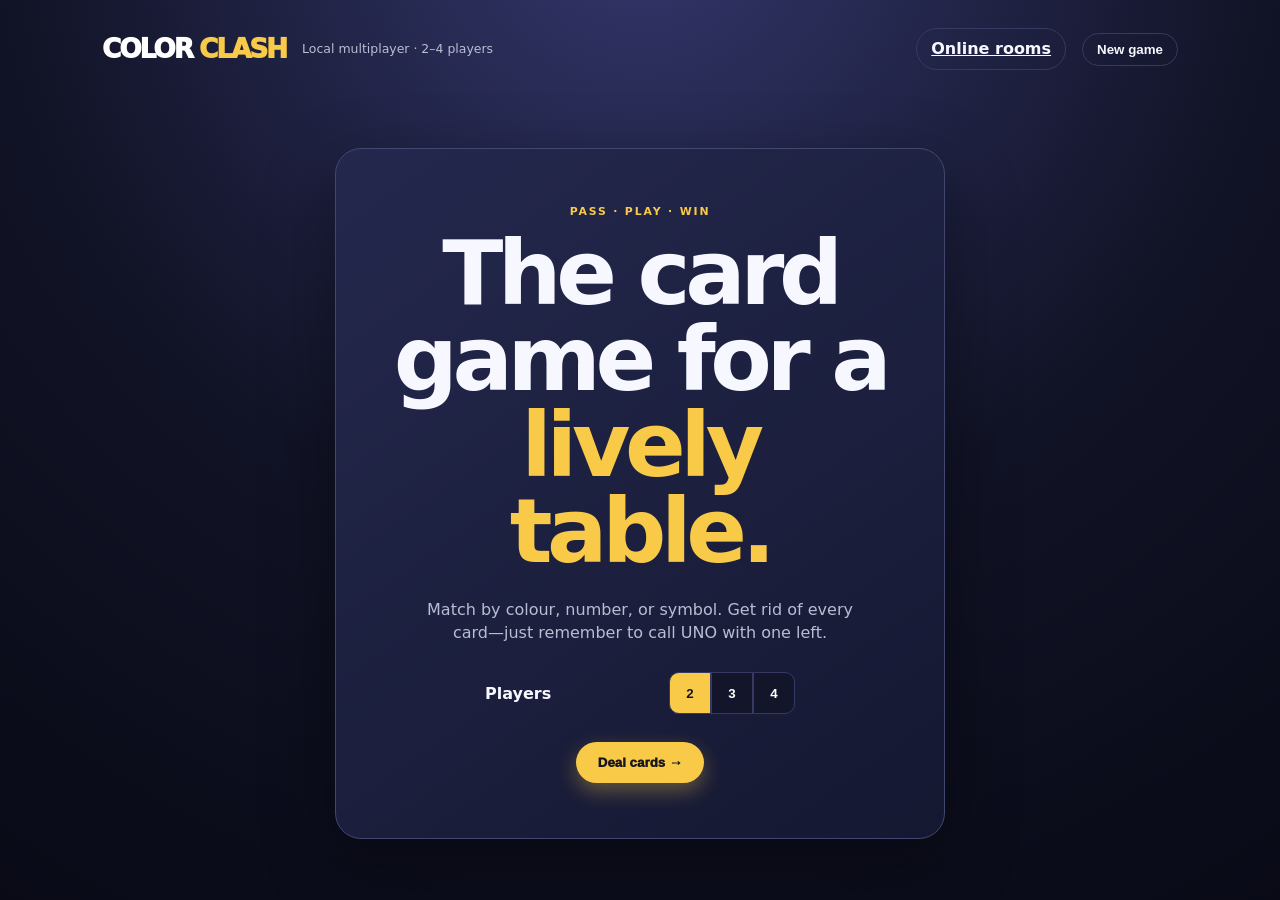
<file: index.html>
<!doctype html>
<html lang="en"><head><meta charset="UTF-8"><meta name="viewport" content="width=device-width,initial-scale=1.0"><meta name="theme-color" content="#101226"><title>Color Clash</title><link rel="stylesheet" href="styles.css"></head>
<body><main class="app"><header><a class="brand" href="#">COLOR <span>CLASH</span></a><p>Local multiplayer · 2–4 players</p><a class="quiet" href="rooms.html">Online rooms</a><button id="newGame" class="quiet" type="button">New game</button></header>
<section id="setup" class="setup card"><p class="eyebrow">PASS · PLAY · WIN</p><h1>The card game for a <em>lively table.</em></h1><p>Match by colour, number, or symbol. Get rid of every card—just remember to call UNO with one left.</p><div class="player-picker"><label>Players</label><div><button class="count active" data-count="2">2</button><button class="count" data-count="3">3</button><button class="count" data-count="4">4</button></div></div><button id="startGame" class="primary">Deal cards <span>→</span></button></section>
<section id="table" class="table hidden" aria-live="polite"><div id="players" class="players"></div><div class="table-center"><div id="message" class="message"></div><div class="piles"><button id="drawPile" class="deck" aria-label="Draw a card"></button><div id="discardPile" class="discard"></div></div><div id="status" class="status"></div><button id="unoButton" class="uno" disabled>UNO!</button></div><div class="hand-area"><p id="handLabel">Your cards</p><div id="hand" class="hand"></div></div></section>
<div id="passScreen" class="modal hidden"><div class="modal-card"><p class="eyebrow">NEXT PLAYER</p><h2 id="passTitle">Pass the device</h2><p id="passCopy">Keep your cards secret, then reveal your hand when ready.</p><button id="revealButton" class="primary">I’m ready <span>→</span></button></div></div>
<div id="colorModal" class="modal hidden"><div class="modal-card"><p class="eyebrow">WILD CARD</p><h2>Choose a colour</h2><div class="colors"><button data-color="red" aria-label="Red"></button><button data-color="yellow" aria-label="Yellow"></button><button data-color="green" aria-label="Green"></button><button data-color="blue" aria-label="Blue"></button></div></div></div>
<div id="winnerModal" class="modal hidden"><div class="modal-card"><p class="eyebrow">ROUND COMPLETE</p><h2 id="winnerTitle"></h2><p id="winnerCopy"></p><button id="playAgain" class="primary">Play another round <span>→</span></button></div></div></main><script src="game.js"></script></body></html>
</file>
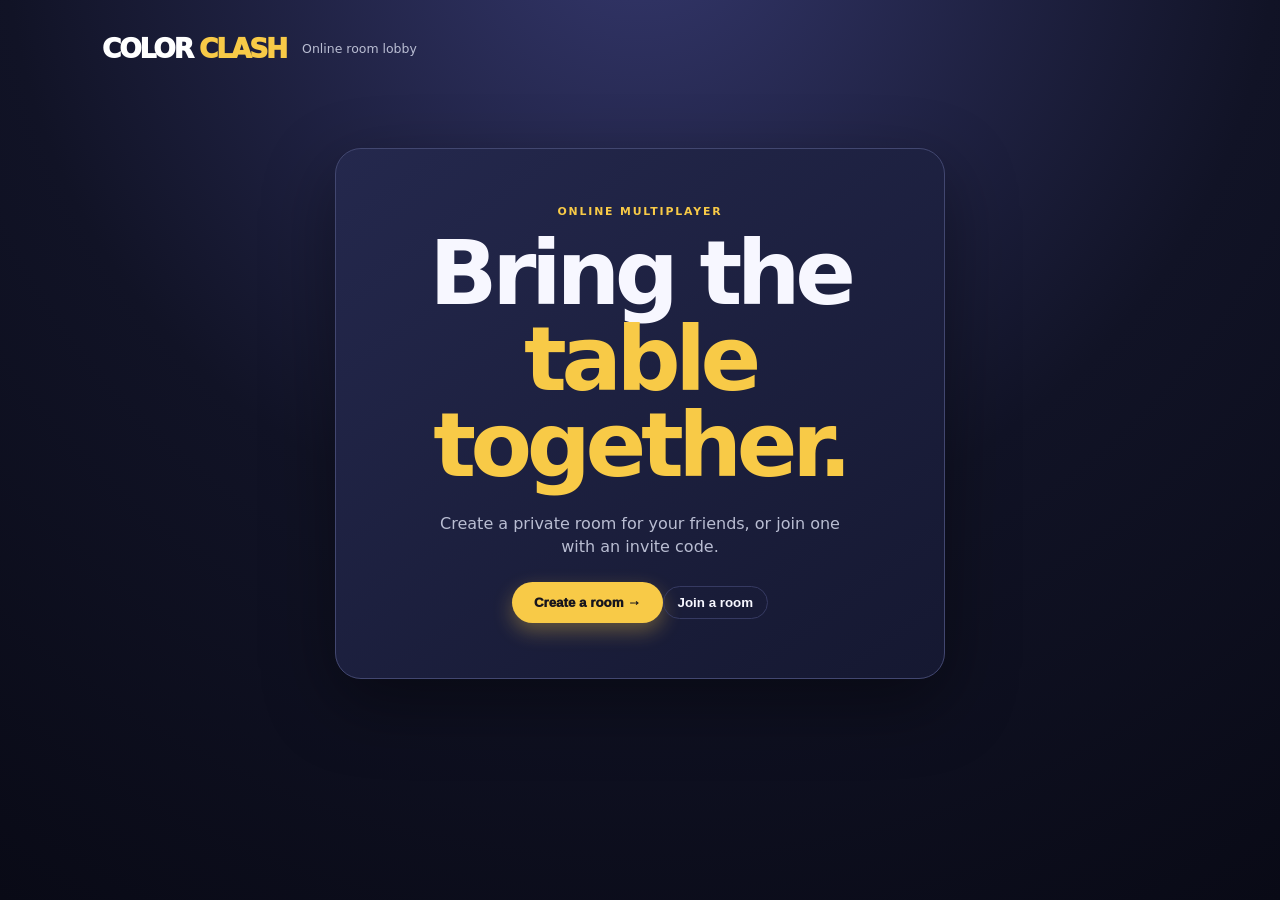
<file: rooms.html>
<!doctype html><html lang="en"><head><meta charset="UTF-8"><meta name="viewport" content="width=device-width,initial-scale=1.0"><title>Color Clash Rooms</title><link rel="stylesheet" href="styles.css"></head><body><main class="app"><header><a class="brand" href="index.html">COLOR <span>CLASH</span></a><p>Online room lobby</p></header><section id="choice" class="setup card"><p class="eyebrow">ONLINE MULTIPLAYER</p><h1>Bring the <em>table together.</em></h1><p>Create a private room for your friends, or join one with an invite code.</p><button id="showCreate" class="primary">Create a room <span>→</span></button><button id="showJoin" class="quiet">Join a room</button></section><section id="form" class="setup card hidden"><p id="formKicker" class="eyebrow"></p><h2 id="formTitle"></h2><p><input id="name" maxlength="20" placeholder="Your name"></p><p id="roomField" class="hidden"><input id="room" maxlength="6" placeholder="Room code"></p><p id="capacityField">Maximum players<br><button class="count active" data-capacity="2">2</button><button class="count" data-capacity="3">3</button><button class="count" data-capacity="4">4</button></p><button id="submit" class="primary">Continue <span>→</span></button><p id="error"></p></section><section id="lobby" class="setup card hidden"><p class="eyebrow">ROOM LOBBY</p><h2>Room <span id="code"></span></h2><p id="invite"></p><p id="members"></p><button id="start" class="primary hidden">Start game <span>→</span></button><p id="waiting">Waiting for friends…</p></section></main><script src="rooms.js"></script></body></html>
</file>
<file: styles.css>
:root{--ink:#f7f7ff;--muted:#b9bdd2;--red:#ef4a57;--yellow:#f8ca47;--green:#48bd78;--blue:#4a8df0;--line:#363a62}*{box-sizing:border-box}body{margin:0;min-height:100vh;background:radial-gradient(circle at 50% -10%,#34376c,#111326 54%,#090a16);color:var(--ink);font:16px/1.45 Inter,system-ui,sans-serif}.app{width:min(100%,1120px);margin:auto;padding:22px}header{display:flex;align-items:center;gap:16px;min-height:54px}.brand{color:#fff;text-decoration:none;font-weight:950;letter-spacing:-.08em;font-size:1.65rem}.brand span,.eyebrow{color:var(--yellow)}header p{color:var(--muted);font-size:.78rem;margin:0 auto 0 0}.quiet{border:1px solid var(--line);border-radius:999px;background:transparent;padding:8px 14px;color:var(--ink);font-weight:700}.setup{max-width:610px;margin:8vh auto 0;padding:clamp(28px,6vw,55px);text-align:center}.card,.modal-card{background:linear-gradient(145deg,#24284d,#151831);border:1px solid #424770;border-radius:26px;box-shadow:0 24px 70px #0006}.eyebrow{margin:0 0 10px;font-weight:900;letter-spacing:.17em;font-size:.68rem}h1,h2{margin:0;line-height:.96;letter-spacing:-.06em}h1{font-size:clamp(2.9rem,7vw,5.7rem)}h1 em{display:block;color:var(--yellow);font-style:normal}.setup>p:not(.eyebrow),.modal-card p:not(.eyebrow){color:var(--muted);max-width:430px;margin:24px auto}.player-picker{display:flex;align-items:center;justify-content:space-between;max-width:310px;margin:28px auto}.player-picker label{font-weight:800}.count{width:42px;height:42px;border:1px solid var(--line);background:#13162b;color:#fff;font-weight:900}.count:first-child{border-radius:10px 0 0 10px}.count:last-child{border-radius:0 10px 10px 0}.count.active,.primary{background:var(--yellow);color:#17151d}.primary{border:0;border-radius:999px;padding:13px 22px;font-weight:950;box-shadow:0 8px 20px #f8ca4755}.hidden{display:none!important}.table{position:relative;min-height:calc(100vh - 100px);padding:18px 0 145px}.players{display:flex;justify-content:space-around;gap:10px}.player{min-width:105px;text-align:center;padding:9px;border:1px solid transparent;border-radius:14px;color:var(--muted);font-size:.74rem;font-weight:800}.player.active{color:var(--ink);border-color:var(--yellow);background:#f8ca4715}.mini-card{display:inline-block;width:13px;height:19px;margin:5px -3px 0 0;border:1px solid #8790c6;border-radius:3px;background:#323665}.table-center{display:grid;place-items:center;min-height:390px}.message{min-height:27px;font-weight:900;text-align:center}.piles{display:flex;gap:34px;align-items:center}.deck,.discard{width:112px;height:160px;border-radius:16px}.deck{position:relative;border:0;background:#333768;box-shadow:0 12px 25px #0005}.deck:before,.deck:after{content:"";position:absolute;border:2px solid #f6d855;border-radius:10px}.deck:before{inset:9px}.deck:after{inset:23px 11px;transform:rotate(-27deg);border-width:9px;border-color:#e84a5d}.discard{display:grid;place-items:center;transform:rotate(3deg)}.card-face{width:112px;height:160px;border-radius:16px;padding:9px;display:grid;grid-template-rows:auto 1fr auto;color:#fff;box-shadow:0 12px 24px #0006;font-weight:950;border:0;text-align:left}.red{background:var(--red)}.yellow{background:var(--yellow);color:#292329}.green{background:var(--green)}.blue{background:var(--blue)}.wild{background:linear-gradient(135deg,var(--red),var(--yellow) 30%,var(--green) 55%,var(--blue) 80%)}.card-value{display:grid;place-items:center;font-size:3.4rem;letter-spacing:-.12em;text-shadow:1px 2px #0003}.card-face .corner:last-child{transform:rotate(180deg)}.status{color:var(--muted);font-size:.8rem;min-height:24px;margin-top:13px}.uno{border:0;border-radius:999px;background:var(--red);padding:9px 18px;color:#fff;font-weight:950;letter-spacing:.06em}.uno:disabled{opacity:.4}.hand-area{position:absolute;bottom:0;left:0;right:0;text-align:center}.hand-area p{margin:0 0 8px;color:var(--muted);font-size:.75rem;font-weight:800}.hand{display:flex;justify-content:center;align-items:flex-end;min-height:165px;overflow-x:auto;padding:2px 24px 10px}.hand .card-face{flex:0 0 92px;height:132px;margin-left:-31px;cursor:pointer;transition:transform .15s}.hand .card-face:first-child{margin-left:0}.hand .card-face:hover:not(.disabled){transform:translateY(-18px)}.hand .disabled{filter:grayscale(.75) brightness(.55);cursor:not-allowed}.hand .card-value{font-size:2.7rem}.modal{position:fixed;z-index:5;inset:0;display:grid;place-items:center;padding:20px;background:#080a18d9}.modal-card{width:min(100%,450px);padding:37px 30px;text-align:center}.modal-card h2{font-size:clamp(2.3rem,7vw,4rem)}.colors{display:grid;grid-template-columns:repeat(2,1fr);gap:12px;margin-top:24px}.colors button{height:84px;border:3px solid #fff5;border-radius:15px}.colors [data-color=red]{background:var(--red)}.colors [data-color=yellow]{background:var(--yellow)}.colors [data-color=green]{background:var(--green)}.colors [data-color=blue]{background:var(--blue)}@media(max-width:600px){.app{padding:14px}header p{display:none}.table{padding-bottom:126px}.table-center{min-height:345px}.deck,.discard{width:90px;height:130px}.card-face{width:90px;height:130px}.card-value{font-size:2.75rem}.piles{gap:18px}.hand{min-height:142px;padding:2px 14px}.hand .card-face{flex-basis:76px;height:110px;margin-left:-33px}.hand .card-value{font-size:2.25rem}.players{overflow-x:auto;justify-content:flex-start}.player{min-width:92px}}
</file>
